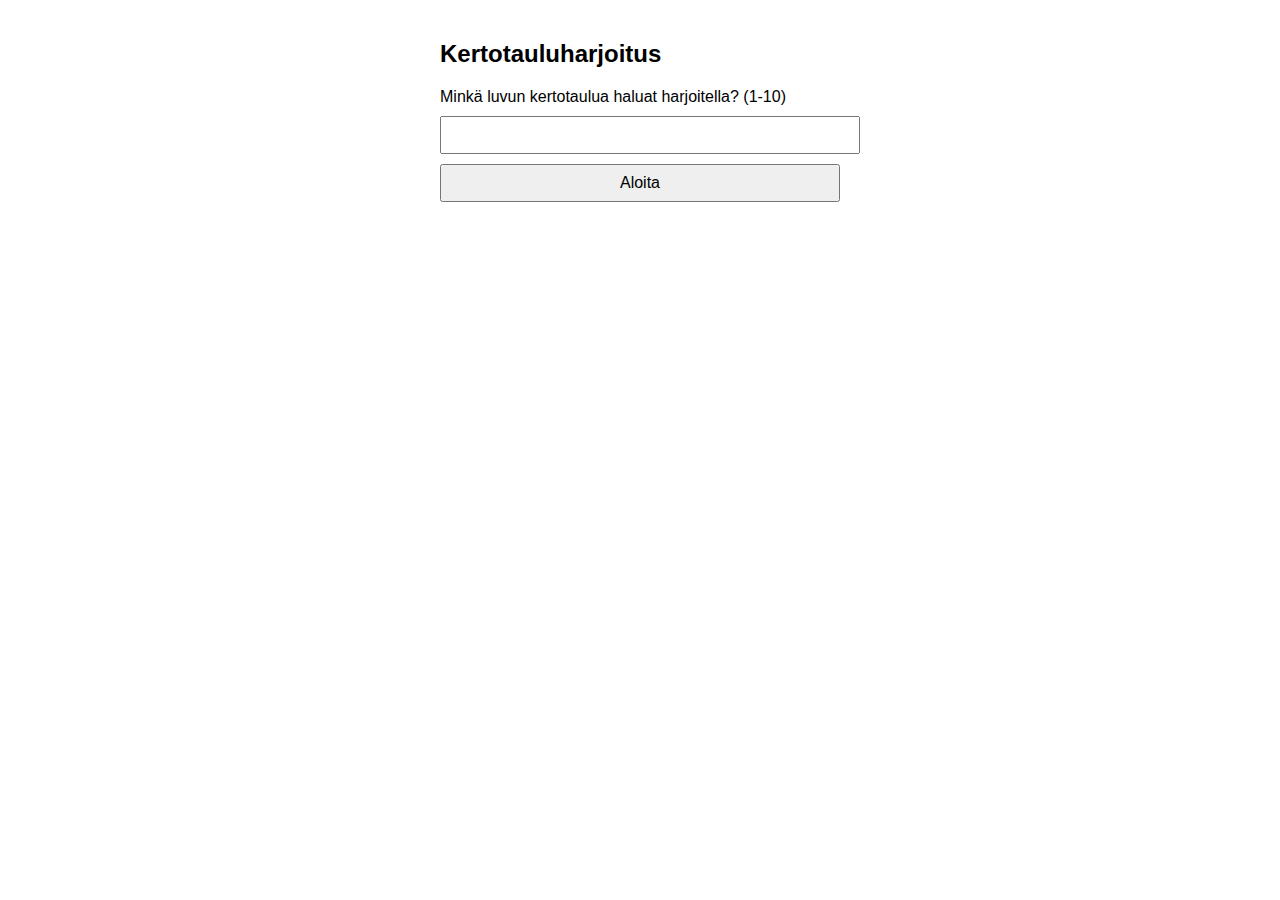
<file: index(4).html>
<!DOCTYPE html>
<html lang="en">
<head>
    <meta charset="UTF-8">
    <meta name="viewport" content="width=device-width, initial-scale=1.0">
    <title>Kertolasku</title>
    <style>
        /* Yleiset tyylit sivulle */
        body {
          font-family: Arial, sans-serif;
          padding: 20px;
          max-width: 400px;
          margin: auto;
        }
        /* Syötekenttien ja painikkeiden ulkoasu */
        input, button {
          margin-top: 10px;
          padding: 8px;
          width: 100%;
          font-size: 16px;
        }
      </style>
</head>
<body>

    <h2>Kertotauluharjoitus</h2>

    <!-- Alkuvalikko -->
  <div id="start">
    <label for="luku">Minkä luvun kertotaulua haluat harjoitella? (1-10)</label>
    <input type="number" id="luku">
    <button onclick="aloitaHarjoitus()">Aloita</button>
  </div>

  <!-- Kysymysalue -->
  <div id="kysymysalue" style="display:none;">
    <p id="kysymys"></p>
    <input type="number" id="vastaus">
    <button onclick="tarkistaVastaus()">Seuraava</button>
  </div>

  <!-- Tulosalue -->
  <div id="tulos" style="display:none;"></div>

  <script>
    // Muuttujat harjoituksessa käytettävälle luvulle, kertoimelle ja oikeiden vastausten laskurille
    let luku = 0;
    let kerroin = 1;
    let oikeat = 0;

    // Funktio, joka käynnistää harjoituksen
    function aloitaHarjoitus() {
        luku = document.getElementById("luku").value;

        // Tarkistetaan, että syötetty arvo on kokonaisluku väliltä 1-10
        if (luku === "" || luku < 1 || luku > 10 || parseInt(luku) != parseFloat(luku)) {
    alert("Syötä positiivinen kokonaisluku väliltä 1-10.");
    return;
  }

  luku = parseInt(luku); // Muutetaan merkkijono kokonaisluvuksi

  // Näytetään kysymysalue ja piilotetaan aloitusvalikko
  document.getElementById("start").style.display = "none";
  document.getElementById("kysymysalue").style.display = "block";

  // Näytetään ensimmäinen kysymys
  naytaKysymys();
}

// Funktio näyttää seuraavan kertolaskun
function naytaKysymys() {
    document.getElementById("kysymys").textContent = kerroin + " x " + luku + " = ?";
    document.getElementById("vastaus").value = ""; // Tyhjennetään vastauskenttä
    document.getElementById("vastaus").focus(); // Siirretään kursori vastauskenttään, jotta on helppo jatkaa
}

// Funktio tarkistaa vastauksen ja siirtyy seuraavaan kysymykseen tai tuloksiin
function tarkistaVastaus() {
    const vastaus = parseInt(document.getElementById("vastaus").value);

    // Tarkistetaan, onko vastaus oikein
      if (vastaus === kerroin * luku) {
        oikeat++; // Lisätään piste oikeasta vastauksesta
      }

      kerroin++; // Siirrytään seuraavaan kertolaskuun

      if (kerroin > 10) {
        // Jos kaikki 10 kysymystä on esitetty, näytetään tulos
        naytaTulos();
      } else {
        // Muuten jatkeaan seuraavaan kysymykseen
        naytaKysymys();
      }
    }

    // Funktio näyttää lopputuloksen
    function naytaTulos() {
        document.getElementById("kysymysalue").style.display = "none"; // Piilotetaan kysymysalue
        const tulos = "Oppiminen on tärkeintä! " + "Sait " + oikeat + " / 10 oikein."; // Luodaan tulosteksti
        document.getElementById("tulos").textContent = tulos; // Aseteaan tulosteksti
        document.getElementById("tulos").style.display = "block"; // Näytetään tulosalue
    }
  </script>
</body>
</html>
</file>
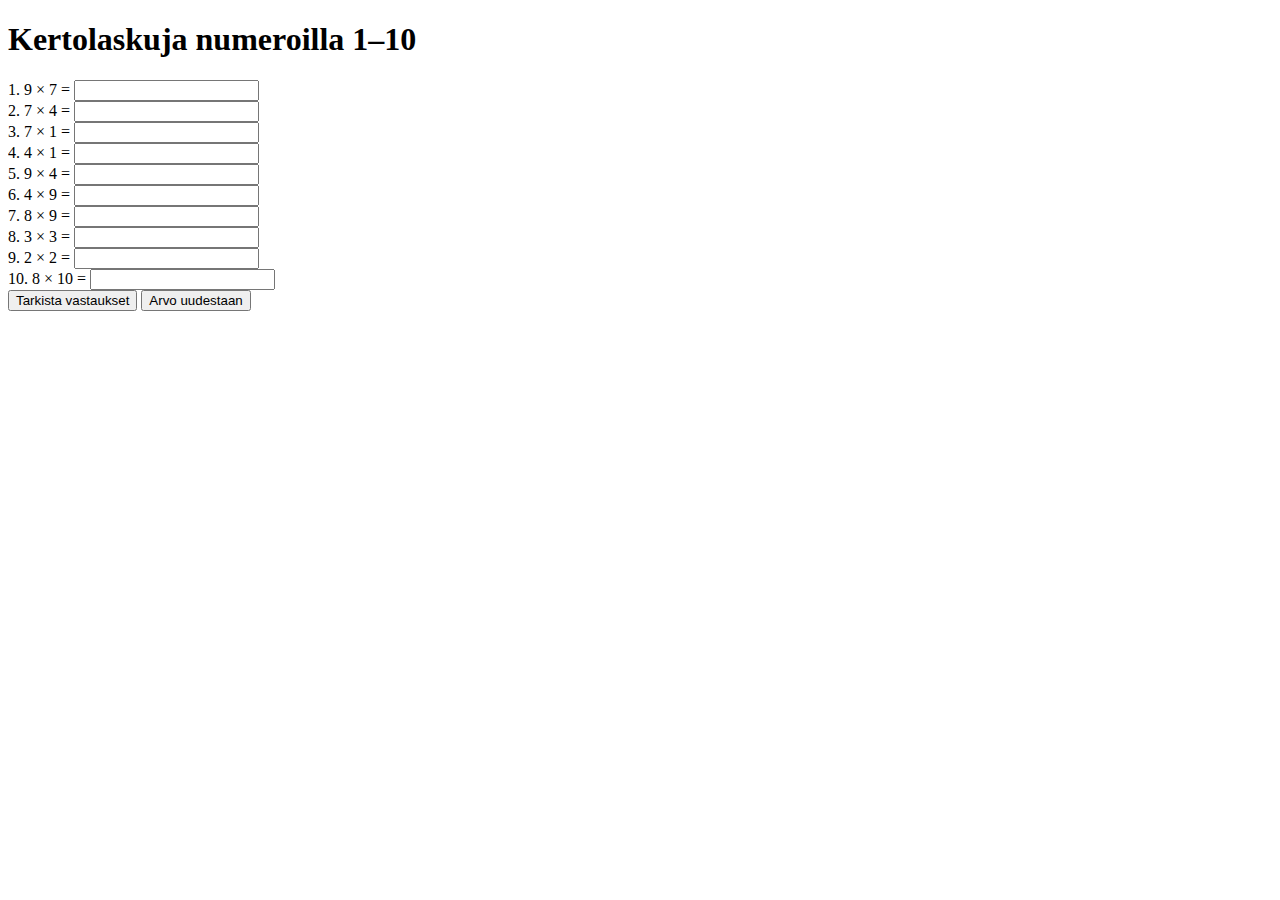
<file: index2.html>
<!DOCTYPE html>
<html lang="fi">
<head>
    <meta charset="UTF-8">
    <meta name="viewport" content="width=device-width, initial-scale=1.0">
    <title>Kertolaskutehtävät</title>
</head>
<body>
    <h1>Kertolaskuja numeroilla 1–10</h1>

    <div id="tasks">
        <div><label id="label0"></label><input type="number" id="answer0"></div>
        <div><label id="label1"></label><input type="number" id="answer1"></div>
        <div><label id="label2"></label><input type="number" id="answer2"></div>
        <div><label id="label3"></label><input type="number" id="answer3"></div>
        <div><label id="label4"></label><input type="number" id="answer4"></div>
        <div><label id="label5"></label><input type="number" id="answer5"></div>
        <div><label id="label6"></label><input type="number" id="answer6"></div>
        <div><label id="label7"></label><input type="number" id="answer7"></div>
        <div><label id="label8"></label><input type="number" id="answer8"></div>
        <div><label id="label9"></label><input type="number" id="answer9"></div>
    </div>

    <button onclick="checkAnswers()">Tarkista vastaukset</button>
    <button onclick="generateTasks()">Arvo uudestaan</button>

    <div id="result"></div>


    <script src="index2.js"></script>
</body>
</html>
</file>
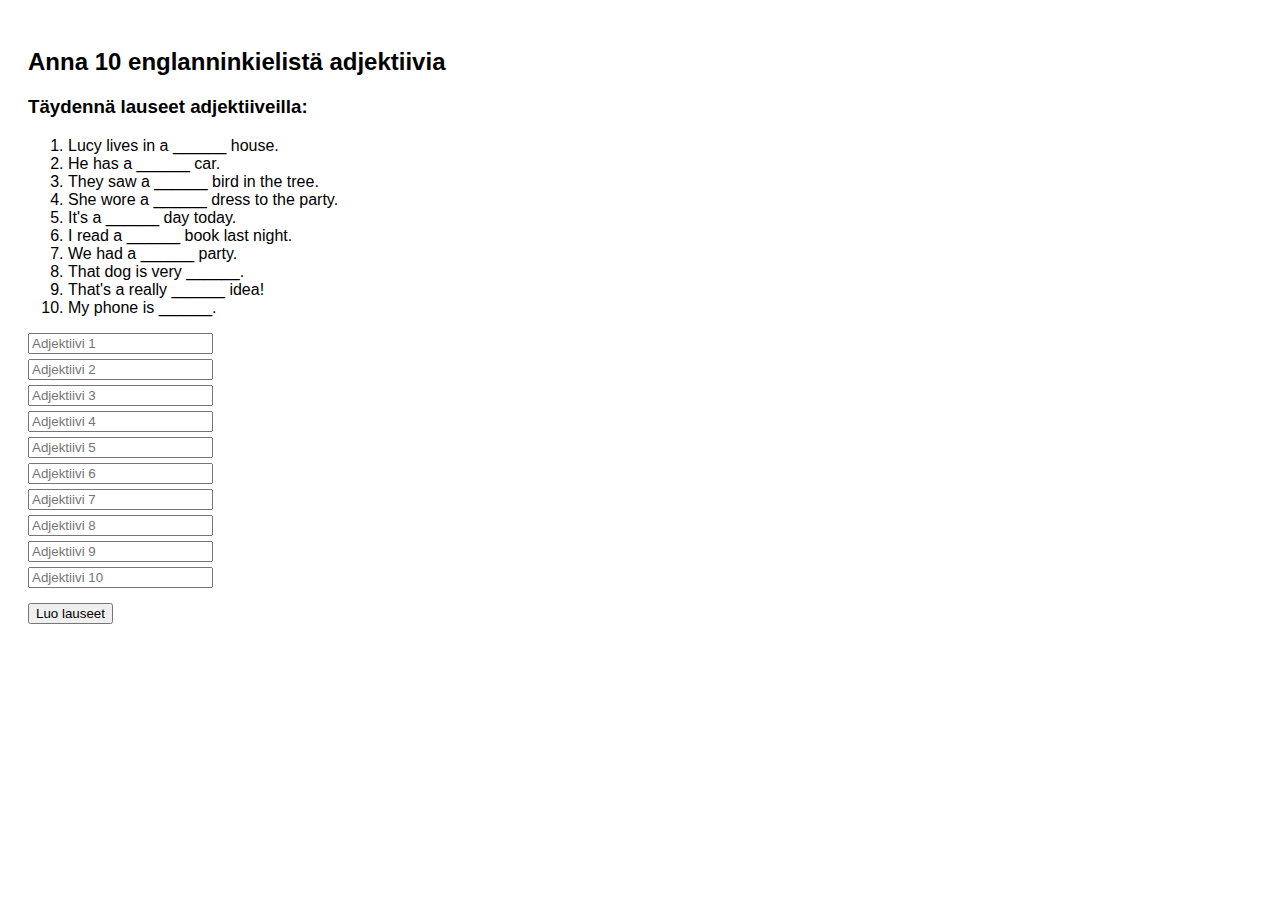
<file: indexV3.html>
<!DOCTYPE html>
<html lang="en">
<head>
  <meta charset="UTF-8">
  <title>Adjektiivilauseet</title>

  <!--Tyylit-->
  <style>
    body {
      font-family: Arial, sans-serif;
      padding: 20px;
      
    }
    
    input {
      margin-bottom: 5px;
      display: block;
    }
    button {
      margin-top: 10px;
    }
    .results {
      margin-top: 20px;
    }
  </style>
  
  <!--Script-->
  <script defer src="javascriptV3.js"></script>
</head>

<!--Runko-->
<body>

  <h2>Anna 10 englanninkielistä adjektiivia</h2>

  <h3>Täydennä lauseet adjektiiveilla:</h3>
  <ol id="exampleSentences"></ol>

  <div id="inputs"></div>

  <button onclick="generateSentences()">Luo lauseet</button>

  <div class="results" id="results"></div>
</body>
</html>
</file>
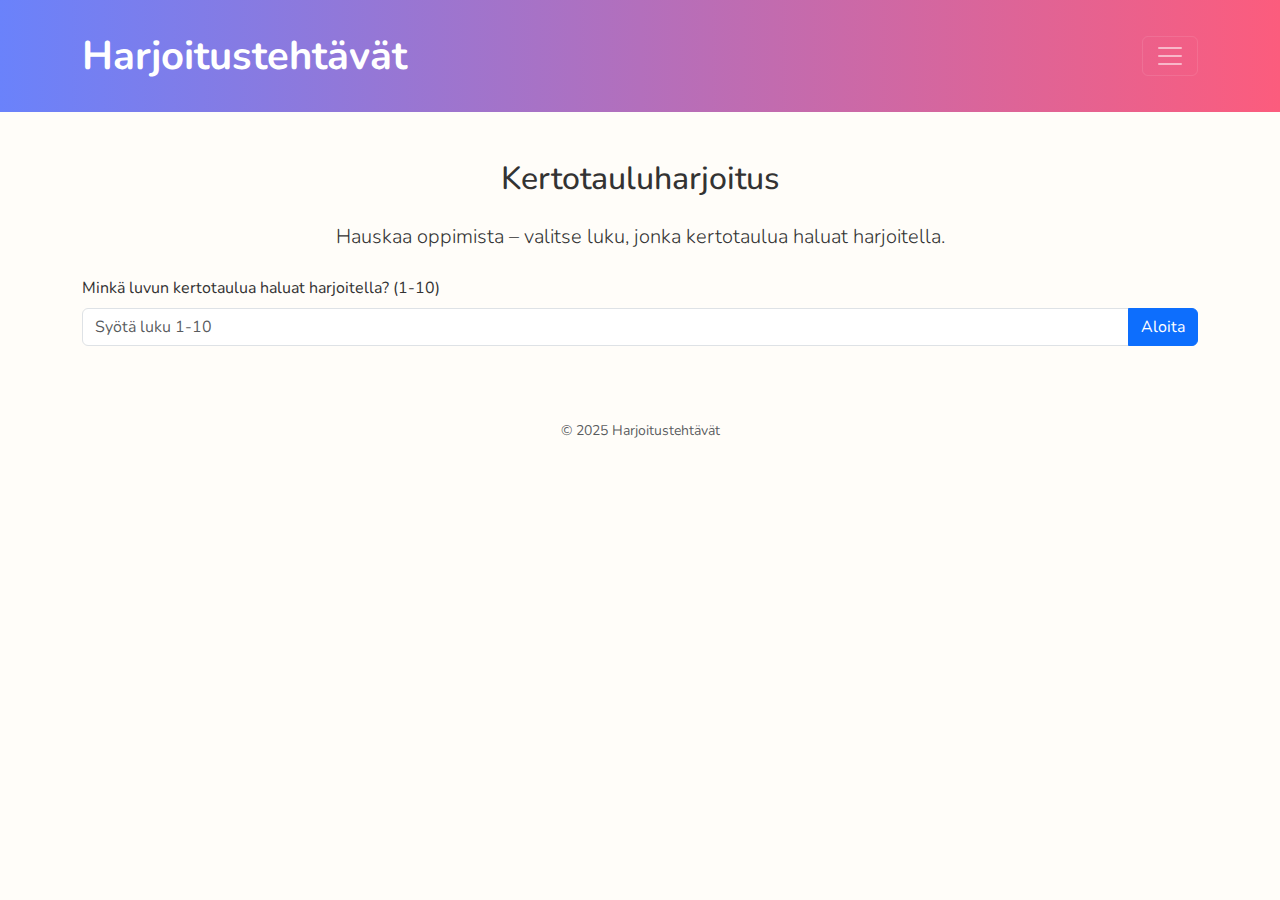
<file: kertolaskut.html>
<!DOCTYPE html>
<html lang="fi">
<head>
  <meta charset="UTF-8" />
  <meta name="viewport" content="width=device-width, initial-scale=1" />
  <title>Kertolaskut - Harjoitustehtävät</title>

  <!-- Google Font -->
  <link href="https://fonts.googleapis.com/css2?family=Nunito:wght@400;700&display=swap" rel="stylesheet" />

  <!-- Bootstrap -->
  <link href="https://cdn.jsdelivr.net/npm/bootstrap@5.3.3/dist/css/bootstrap.min.css" rel="stylesheet" />

  <!-- CSS -->
  <link rel="stylesheet" href="styles.css" />
</head>
<body>

<header class="bg-primary text-white py-4">
  <div class="container">
    <nav class="navbar navbar-dark" role="navigation">
      <div class="container-fluid p-0 d-flex justify-content-between align-items-center">
        <h1 class="mb-0">
          <a href="index.html" class="text-white text-decoration-none">Harjoitustehtävät</a>
        </h1>
        <button class="navbar-toggler" type="button" data-bs-toggle="collapse" data-bs-target="#navbarNavDropdown" aria-controls="navbarNavDropdown" aria-expanded="false" aria-label="Valikko">
          <span class="navbar-toggler-icon"></span>
        </button>
      </div>

      <div class="collapse navbar-collapse" id="navbarNavDropdown">
        <ul class="navbar-nav ms-auto text-center text-lg-end w-100">
          <li class="nav-item"><a class="nav-link" href="index.html">🏠 Etusivu</a></li>
          <li class="nav-item"><span class="nav-category">Englannin tehtävät</span></li>
          <li class="nav-item"><a class="nav-link" href="adjektiivit.html">Adjektiivit</a></li>
          <li class="nav-item"><a class="nav-link active" href="verbit.html">Verbit</a></li>
          <li class="nav-item"><a class="nav-link" href="weather.html">Sää</a></li>
          <li class="nav-item"><span class="nav-category">Matematiikan tehtävät</span></li>
          <li class="nav-item"><a class="nav-link" href="kertolaskut.html">Kertolaskut</a></li>
          <li class="nav-item"><a class="nav-link" href="kertolaskut2.html">Kertolaskut 2</a></li>
          <li class="nav-item"><a class="nav-link" href="laskut.html">Miinuslaskut</a></li>
          <li class="nav-item"><a class="nav-link" href="Yhteenlasku.html">Yhteenlaskut</a></li>
          <li class="nav-item"><span class="nav-category">Bonus-tehtävä</span></li>
          <li class="nav-item"><a class="nav-link" href="kaupungit.html">Kaupungit</a></li>
        </ul>
      </div>
    </nav>
  </div>
</header>



<main class="container my-5">

  <h2 class="mb-4 text-center">Kertotauluharjoitus</h2>

  <p class="lead text-center mb-4">Hauskaa oppimista – valitse luku, jonka kertotaulua haluat harjoitella.</p>

  <section id="start" class="mb-5">
    <label for="luku" class="form-label">Minkä luvun kertotaulua haluat harjoitella? (1-10)</label>
    <div class="input-group">
      <input type="number" class="form-control" id="luku" placeholder="Syötä luku 1-10" min="1" max="10" />
      <button class="btn btn-primary" type="button" onclick="aloitaHarjoitus()">Aloita</button>
    </div>
  </section>

  <section id="kysymysalue" class="mb-5" style="display:none;">
    <p id="kysymys" class="fs-4 text-center mb-3"></p>
    <div class="input-group justify-content-center">
      <input type="number" class="form-control w-auto" id="vastaus" placeholder="Vastauksesi" />
      <button class="btn btn-success" type="button" onclick="tarkistaVastaus()">Seuraava</button>
    </div>
  </section>

  <section id="tulos" class="alert alert-info text-center fs-5" style="display:none;"></section>

</main>

<footer class="text-center text-muted py-4">
  <small>&copy; 2025 Harjoitustehtävät</small>
</footer>

<!-- Bootstrap JS -->
<script src="https://cdn.jsdelivr.net/npm/bootstrap@5.3.3/dist/js/bootstrap.bundle.min.js"></script>

<script>
  let luku = 0;
  let kerroin = 1;
  let oikeat = 0;

  function aloitaHarjoitus() {
    luku = document.getElementById("luku").value;

    if (luku === "" || luku < 1 || luku > 10 || parseInt(luku) != parseFloat(luku)) {
      alert("Syötä positiivinen kokonaisluku väliltä 1-10.");
      return;
    }

    luku = parseInt(luku);
    oikeat = 0;
    kerroin = 1;

    document.getElementById("start").style.display = "none";
    document.getElementById("kysymysalue").style.display = "block";
    document.getElementById("tulos").style.display = "none";

    naytaKysymys();
  }

  function naytaKysymys() {
    document.getElementById("kysymys").textContent = `${kerroin} x ${luku} = ?`;
    document.getElementById("vastaus").value = "";
    document.getElementById("vastaus").focus();
  }

  function tarkistaVastaus() {
    const vastaus = parseInt(document.getElementById("vastaus").value);
    if (vastaus === kerroin * luku) oikeat++;
    kerroin++;
    if (kerroin > 10) {
      naytaTulos();
    } else {
      naytaKysymys();
    }
  }

  function naytaTulos() {
    document.getElementById("kysymysalue").style.display = "none";
    document.getElementById("tulos").textContent = `Oppiminen on tärkeintä! Sait ${oikeat} / 10 oikein.`;
    document.getElementById("tulos").style.display = "block";
  }
</script>

</body>
</html>
</file>
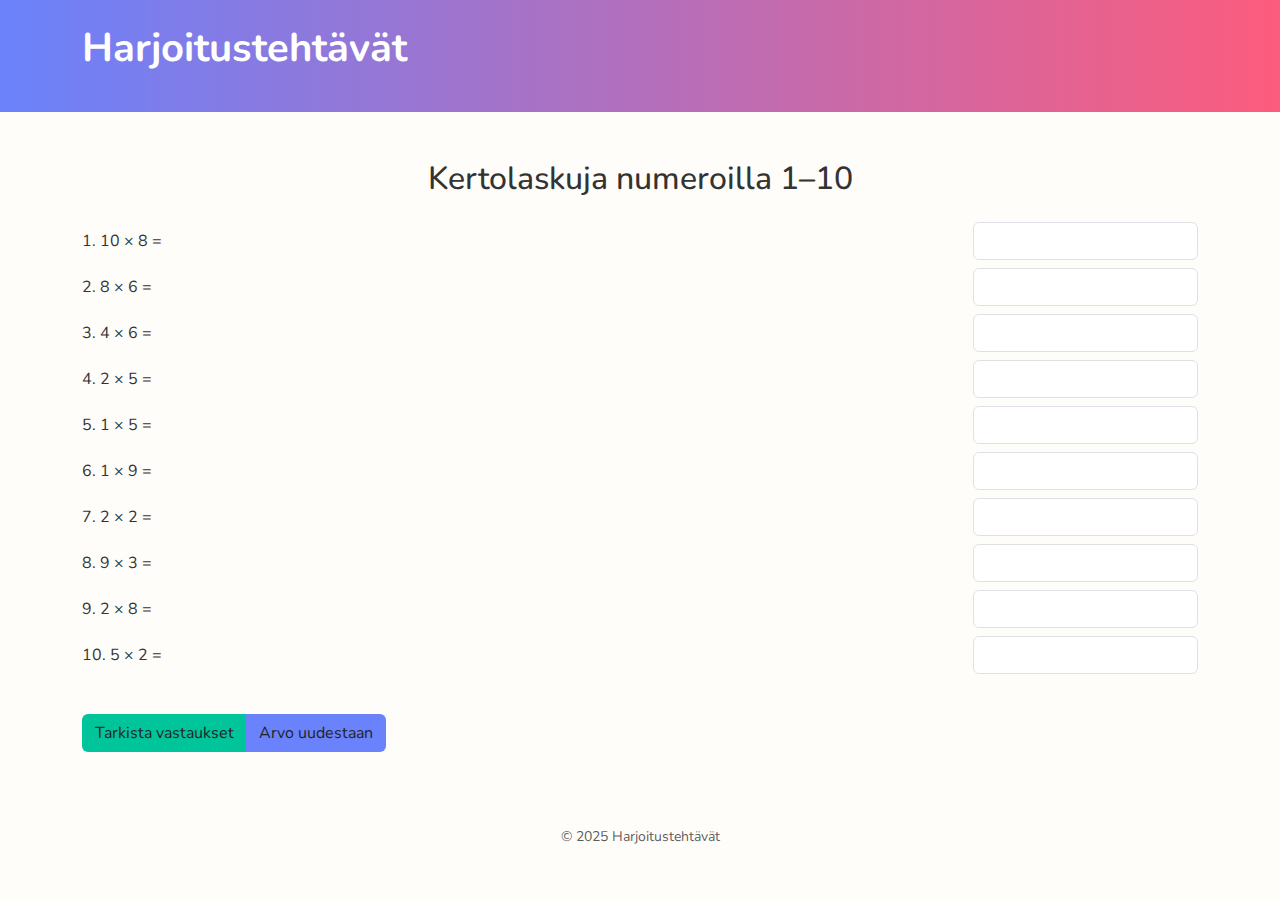
<file: kertolaskut2.html>
<!DOCTYPE html>
<html lang="fi">
<head>
  <meta charset="UTF-8" />
  <meta name="viewport" content="width=device-width, initial-scale=1" />
  <title>Kertolaskut - Harjoitustehtävät</title>

  <!-- Google Font -->
  <link href="https://fonts.googleapis.com/css2?family=Nunito:wght@400;700&display=swap" rel="stylesheet" />

  <!-- Bootstrap CSS -->
  <link href="https://cdn.jsdelivr.net/npm/bootstrap@5.3.3/dist/css/bootstrap.min.css" rel="stylesheet" />

  <!-- Custom CSS -->
  <link rel="stylesheet" href="styles.css" />
</head>
<body>

<header class="bg-primary text-white py-4">
<div class="container">
  <div class="d-flex justify-content-between align-items-center">
    <h1 class="mb-0">
      <a href="index.html" class="text-white text-decoration-none">Harjoitustehtävät</a>
    </h1>
    <button class="navbar-toggler" type="button" data-bs-toggle="collapse" data-bs-target="#navbarNavDropdown" aria-controls="navbarNavDropdown" aria-expanded="false" aria-label="Valikko">
      <span class="navbar-toggler-icon"></span>
    </button>
  </div>
</div>

    <nav class="navbar navbar-dark mt-3 mt-lg-0">
      <div class="container-fluid p-0">
        <div class="collapse navbar-collapse justify-content-end" id="navbarNavDropdown">
          <ul class="navbar-nav text-center text-lg-end w-100">
            <li class="nav-item"><a class="nav-link" href="index.html">🏠 Etusivu</a></li>
            <li>Englannin kielen tehtävät</li>
            <li class="nav-item"><a class="nav-link" href="adjektiivit.html">Adjektiivit</a></li>
            <li class="nav-item"><a class="nav-link" href="verbit.html">Verbit</a></li>
            <li class="nav-item"><a class="nav-link" href="weather.html">Sää</a></li>
            <li>Matematiikan tehtävät</li>
            <li class="nav-item"><a class="nav-link" href="kertolaskut.html">Kertolaskut</a></li>
            <li class="nav-item"><a class="nav-link active" href="kertolaskut2.html">Kertolaskut 2</a></li>
            <li class="nav-item"><a class="nav-link" href="laskut.html">Miinuslaskut</a></li>
            <li class="nav-item"><a class="nav-link" href="Yhteenlasku.html">Yhteenlaskut</a></li>
            <li>Bonus-tehtävä</li>
            <li class="nav-item"><a class="nav-link" href="kaupungit.html">Kaupungit</a></li>
          </ul>
        </div>
      </div>
    </nav>
  </div>
</header>

<main class="container my-5">

  <h2 class="mb-4 text-center">Kertolaskuja numeroilla 1–10</h2>

  <div class="task-box">
    <div id="tasks" class="mb-3">
      <!-- Tasks generated dynamically by JavaScript -->
      <div class="task-item d-flex align-items-center mb-2">
        <label id="label0" class="flex-grow-1"></label>
        <input type="number" id="answer0" class="form-control ms-3 w-auto" />
      </div>
      <div class="task-item d-flex align-items-center mb-2">
        <label id="label1" class="flex-grow-1"></label>
        <input type="number" id="answer1" class="form-control ms-3 w-auto" />
      </div>
      <div class="task-item d-flex align-items-center mb-2">
        <label id="label2" class="flex-grow-1"></label>
        <input type="number" id="answer2" class="form-control ms-3 w-auto" />
      </div>
      <div class="task-item d-flex align-items-center mb-2">
        <label id="label3" class="flex-grow-1"></label>
        <input type="number" id="answer3" class="form-control ms-3 w-auto" />
      </div>
      <div class="task-item d-flex align-items-center mb-2">
        <label id="label4" class="flex-grow-1"></label>
        <input type="number" id="answer4" class="form-control ms-3 w-auto" />
      </div>
      <div class="task-item d-flex align-items-center mb-2">
        <label id="label5" class="flex-grow-1"></label>
        <input type="number" id="answer5" class="form-control ms-3 w-auto" />
      </div>
      <div class="task-item d-flex align-items-center mb-2">
        <label id="label6" class="flex-grow-1"></label>
        <input type="number" id="answer6" class="form-control ms-3 w-auto" />
      </div>
      <div class="task-item d-flex align-items-center mb-2">
        <label id="label7" class="flex-grow-1"></label>
        <input type="number" id="answer7" class="form-control ms-3 w-auto" />
      </div>
      <div class="task-item d-flex align-items-center mb-2">
        <label id="label8" class="flex-grow-1"></label>
        <input type="number" id="answer8" class="form-control ms-3 w-auto" />
      </div>
      <div class="task-item d-flex align-items-center mb-2">
        <label id="label9" class="flex-grow-1"></label>
        <input type="number" id="answer9" class="form-control ms-3 w-auto" />
      </div>
    </div>

    <div class="btn-group mt-4">
      <button class="btn btn-green" onclick="checkAnswers()">Tarkista vastaukset</button>
      <button class="btn btn-blue" onclick="generateTasks()">Arvo uudestaan</button>
    </div>

    <div id="result" class="mt-3"></div>
  </div>

</main>

<footer class="text-center text-muted py-4">
  <small>&copy; 2025 Harjoitustehtävät</small>
</footer>

<!-- Bootstrap JS -->
<script src="https://cdn.jsdelivr.net/npm/bootstrap@5.3.3/dist/js/bootstrap.bundle.min.js"></script>

<!-- Your JS -->
<script src="index2.js"></script>

</body>
</html>
</file>
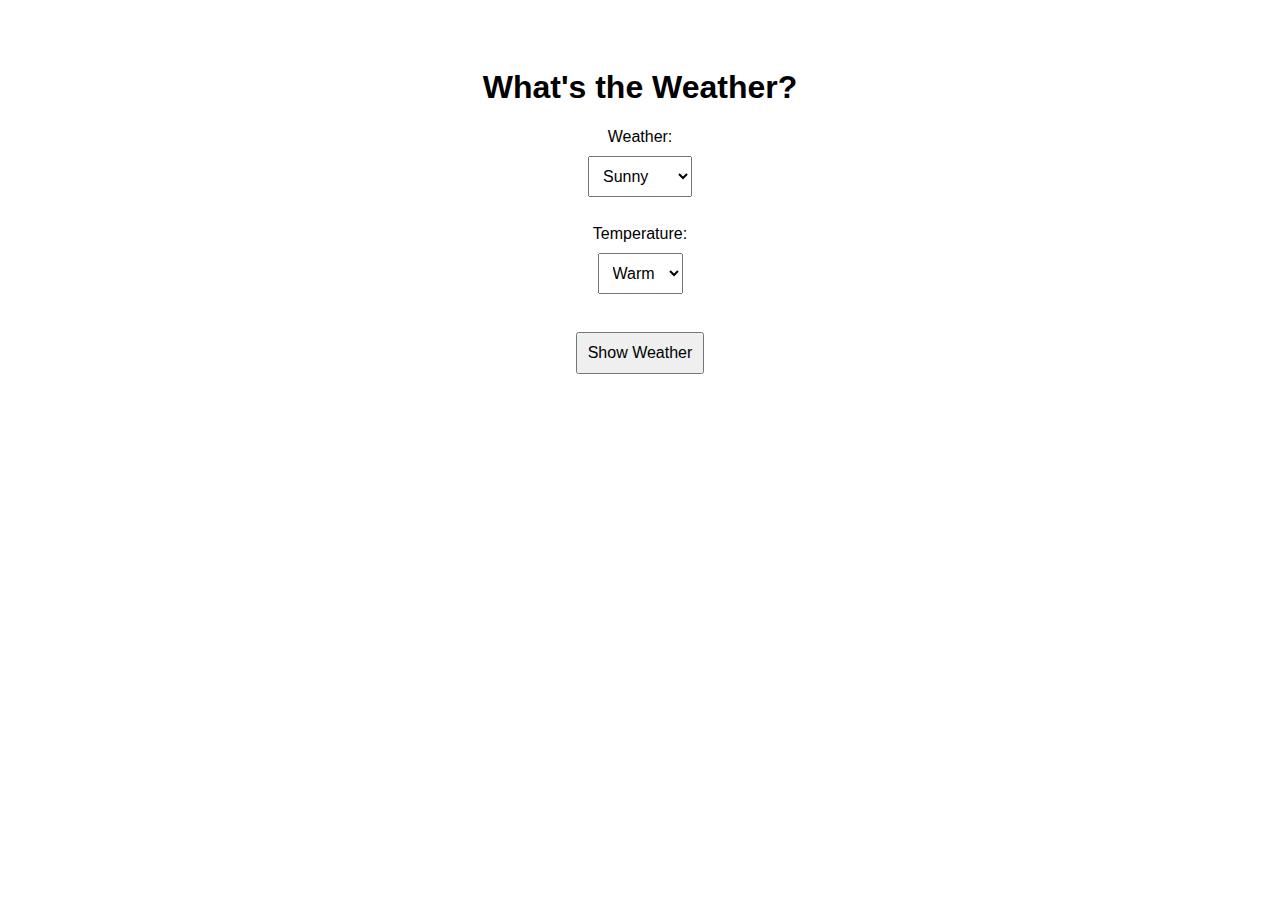
<file: ohjelmistokehitys ryhmätyö.html>
<!DOCTYPE html>
<html lang="en">
<head>
  <meta charset="UTF-8">
  <title>Weather</title>
  <style>
    body {
      font-family: Arial, sans-serif;
      text-align: center;
      transition: background-color 0.5s;
      padding: 40px;
    }

    form {
      margin-bottom: 30px;
    }

    select, button {
      padding: 10px;
      margin: 10px;
      font-size: 16px;
    }

    #result {
      font-size: 24px;
      margin-top: 20px;
    }

    #emoji {
      font-size: 80px;
      margin-bottom: 10px;
    }
  </style>
</head>
<body>

  <h1>What's the Weather?</h1>

  <form id="weatherForm">
    <label for="weather">Weather:</label><br>
    <select id="weather">
      <option value="sunny">Sunny</option>
      <option value="raining">Raining</option>
      <option value="cloudy">Cloudy</option>
      <option value="snowing">Snowing</option>
    </select><br><br>

    <label for="temperature">Temperature:</label><br>
    <select id="temperature">
      <option value="warm">Warm</option>
      <option value="cold">Cold</option>
      <option value="hot">Hot</option>
    </select><br><br>

    <button type="submit">Show Weather</button>
  </form>

  <div id="result">
    <div id="emoji"></div>
    <div id="weatherText"></div>
  </div>

  <script>
    const form = document.getElementById('weatherForm');
    const emojiDiv = document.getElementById('emoji');
    const weatherTextDiv = document.getElementById('weatherText');

    form.addEventListener('submit', function(event) {
      event.preventDefault();

      const weather = document.getElementById('weather').value;
      const temperature = document.getElementById('temperature').value;

      let emoji = '❓';
      let bgColor = '#dddddd';

      if (weather === 'sunny') {
        emoji = '☀️';
        bgColor = '#ffe066';
      } else if (weather === 'raining') {
        emoji = '🌧️';
        bgColor = '#a2d2ff';
      } else if (weather === 'cloudy') {
        emoji = '☁️';
        bgColor = '#d3d3d3';
      } else if (weather === 'snowing') {
        emoji = '❄️';
        bgColor = '#e0f7fa';
      }

      document.body.style.backgroundColor = bgColor;
      emojiDiv.textContent = emoji;
      weatherTextDiv.textContent = `It is ${weather} and ${temperature}.`;
    });
  </script>

</body>
</html>
</file>
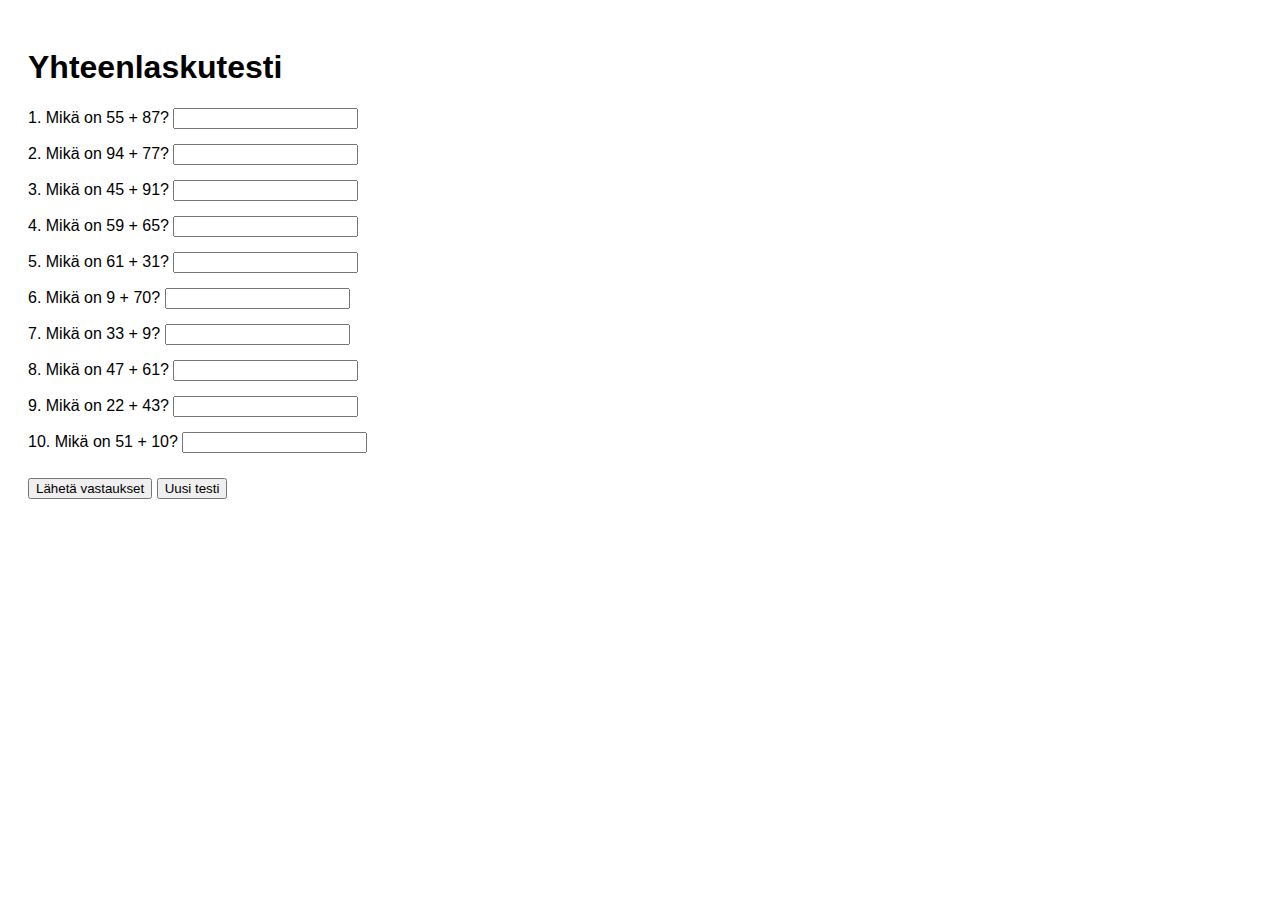
<file: projetktioskarjasaku.html>
<!DOCTYPE html>
<html lang="fi">
<head>
  <meta charset="UTF-8" />
  <title>Yhteenlaskutesti</title>
  <style>
    /* Yleiset tyylit sivulle: elementtien erotteluun ollaan lisätty väliä että ne eivät ole toistensa päällä. Määritettiin fontti */
    body {
      font-family: Arial, sans-serif;
      padding: 20px;
    }

    .question {
      margin-bottom: 15px; 
    }

    .result {
      font-weight: bold;
      margin-top: 20px; 
    }

    button {
      margin-top: 10px; 
    }
  </style>
</head>
<body>

  <h1>Yhteenlaskutesti</h1>

  
  <div id="quiz"></div>

  <!-- Nappula millä lähetetään vastaukset ja painamalla toista nappia testin voi tehdä uusiksi -->
  <button onclick="submitAnswers()">Lähetä vastaukset</button>
  <button onclick="location.reload()">Uusi testi</button>

  <!-- Tänne näytetään lopputulos kautta kuinka monta 10:stä sait oikein -->
  <div id="result" class="result"></div>

  <script>
    const numQuestions = 10;  // Kysymysten määrä
    const questions = [];     // Tallennetaan jokainen kysymys tähän taulukkoon

    // Palauttaa satunnaisen kokonaisluvun väliltä min, max mathrandpmilla.
    function getRandomInt(min, max) {
      return Math.floor(Math.random() * (max - min + 1)) + min;
    }

    // Luo kysymykset ja lisää ne sivulle
    function createQuiz() {
      const quizContainer = document.getElementById("quiz");
      quizContainer.innerHTML = ""; // Tyhjennetään edellinen sisältö ja arpoo uudet laskettavat luvut testiin jotta testin voi tehdä uudestaan

      for (let i = 0; i < numQuestions; i++) {
        const a = getRandomInt(1, 100); // Ensimmäinen luku arpoo 1-100
        const b = getRandomInt(1, 100); // Toinen luku arpoo 1-100

        // Tallennetaan tiedot taulukkoon suoraan indeksillä
        questions[i] = {
          a: a,
          b: b,
          answer: a + b
        };

        // Luodaan käyttäjälle kysymykset
        const div = document.createElement("div");
        div.className = "question";
        div.innerHTML = `
          ${i + 1}. Mikä on ${a} + ${b}?
          <input type="number" id="answer-${i}" />
        `;

        quizContainer.appendChild(div); 
      }
    }

    // Tarkistetaan käyttäjän vastaukset
    function submitAnswers() {
      let correct = 0; // Lasketaan oikeiden vastausten määrä niitä voi olla maksimissaan kymmenen

      for (let i = 0; i < numQuestions; i++) {
        const input = document.getElementById(`answer-${i}`);
        const userAnswer = parseInt(input.value, 10);

        // Tarkistetaan, onko vastaus oikein 
        if (userAnswer === questions[i].answer) {
          correct++;
        }
      }

      // Näytetään lopputulos
      document.getElementById("result").textContent = `Sait ${correct} / ${numQuestions} oikein.`;
    }

    // Kun sivu latautuu, luodaan heti kysymykset
    createQuiz();
  </script>
<!--Lähteet: W3schools, Viope, kurssidiat, debuggaukseen käytettiin tekoälyä-->
</body>
</html>
</file>
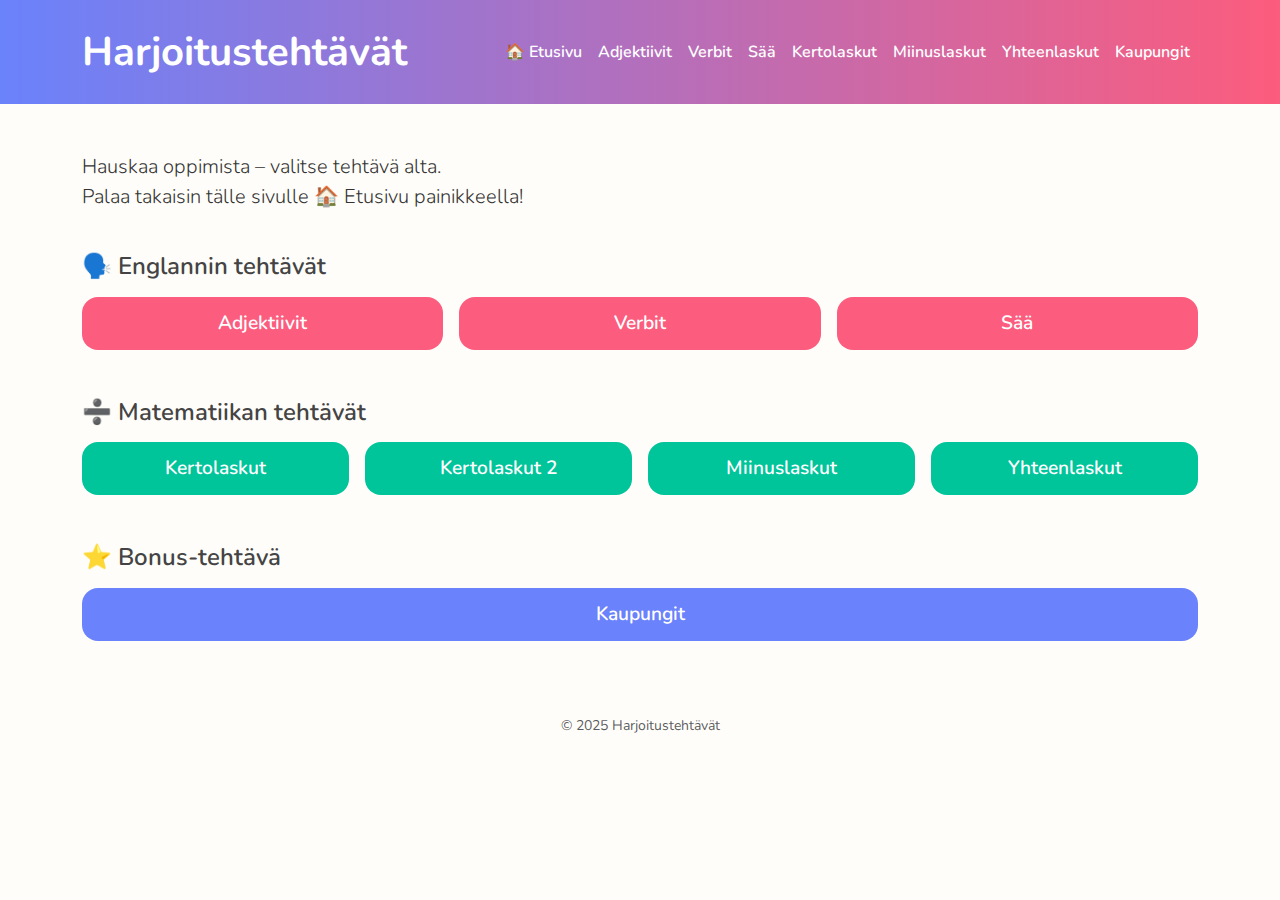
<file: testi.html>
<!DOCTYPE html>
<html lang="fi">
<head>
  <meta charset="UTF-8" />
  <meta name="viewport" content="width=device-width, initial-scale=1" />
  <title>Harjoitustehtävät</title>

  <!-- Google Font for friendly appearance -->
  <link href="https://fonts.googleapis.com/css2?family=Nunito:wght@400;700&display=swap" rel="stylesheet">

  <!-- Bootstrap -->
  <link href="https://cdn.jsdelivr.net/npm/bootstrap@5.3.3/dist/css/bootstrap.min.css" rel="stylesheet" />

  <!-- Custom CSS -->
  <link rel="stylesheet" href="styles.css" />
</head>
<body>

 <header class="bg-primary text-white text-center py-4">
  <div class="container d-flex justify-content-between align-items-center flex-wrap">
    <h1 class="mb-0">Harjoitustehtävät</h1>
    
    <!-- Hamburger Navbar -->
    <nav class="navbar navbar-expand-lg navbar-dark">
      <div class="container-fluid p-0">
        <button class="navbar-toggler ms-3" type="button" data-bs-toggle="collapse" data-bs-target="#navbarNavDropdown" aria-controls="navbarNavDropdown" aria-expanded="false" aria-label="Valikko">
          <span class="navbar-toggler-icon"></span>
        </button>
        <div class="collapse navbar-collapse text-center" id="navbarNavDropdown">
          <ul class="navbar-nav ms-auto">
            <li class="nav-item"><a class="nav-link" href="index.html">🏠 Etusivu</a></li>
            <li class="nav-item"><a class="nav-link" href="adjektiivit.html">Adjektiivit</a></li>
            <li class="nav-item"><a class="nav-link" href="verbit.html">Verbit</a></li>
            <li class="nav-item"><a class="nav-link" href="weather.html">Sää</a></li>
            <li class="nav-item"><a class="nav-link" href="kertolaskut.html">Kertolaskut</a></li>
            <li class="nav-item"><a class="nav-link" href="laskut.html">Miinuslaskut</a></li>
            <li class="nav-item"><a class="nav-link" href="Yhteenlasku.html">Yhteenlaskut</a></li>
            <li class="nav-item"><a class="nav-link" href="kaupungit.html">Kaupungit</a></li>
          </ul>
        </div>
      </div>
    </nav>
  </div>
</header>

  
  <main class="container my-5">
    <p class="lead mt-2">Hauskaa oppimista – valitse tehtävä alta. <br> Palaa takaisin tälle sivulle 🏠 Etusivu painikkeella! </p> <br>

    <section class="mb-5">
      <h2 class="section-title">🗣️ Englannin tehtävät</h2>
      <div class="d-grid gap-3">
        <a href="adjektiivit.html" class="btn btn-category btn-pink">Adjektiivit</a>
        <a href="verbit.html" class="btn btn-category btn-pink">Verbit</a>
        <a href="weather.html" class="btn btn-category btn-pink">Sää</a>
      </div>
    </section>

    <section class="mb-5">
      <h2 class="section-title">➗ Matematiikan tehtävät</h2>
      <div class="d-grid gap-3">
        <a href="kertolaskut.html" class="btn btn-category btn-green">Kertolaskut</a>
        <a href="kertolaskut2.html" class="btn btn-category btn-green">Kertolaskut 2</a>
        <a href="laskut.html" class="btn btn-category btn-green">Miinuslaskut</a>
        <a href="Yhteenlasku.html" class="btn btn-category btn-green">Yhteenlaskut</a>
      </div>
    </section>

    <section class="mb-5">
      <h2 class="section-title">⭐ Bonus-tehtävä</h2>
      <div class="d-grid gap-3">
        <a href="kaupungit.html" class="btn btn-category btn-blue">Kaupungit</a>
      </div>
    </section>

  </main>

  <footer class="text-center text-muted py-4">
    <small>&copy; 2025 Harjoitustehtävät</small>
  </footer>

  <!-- Bootstrap JS -->
  <script src="https://cdn.jsdelivr.net/npm/bootstrap@5.3.3/dist/js/bootstrap.bundle.min.js"></script>
</body>
</html>
</file>
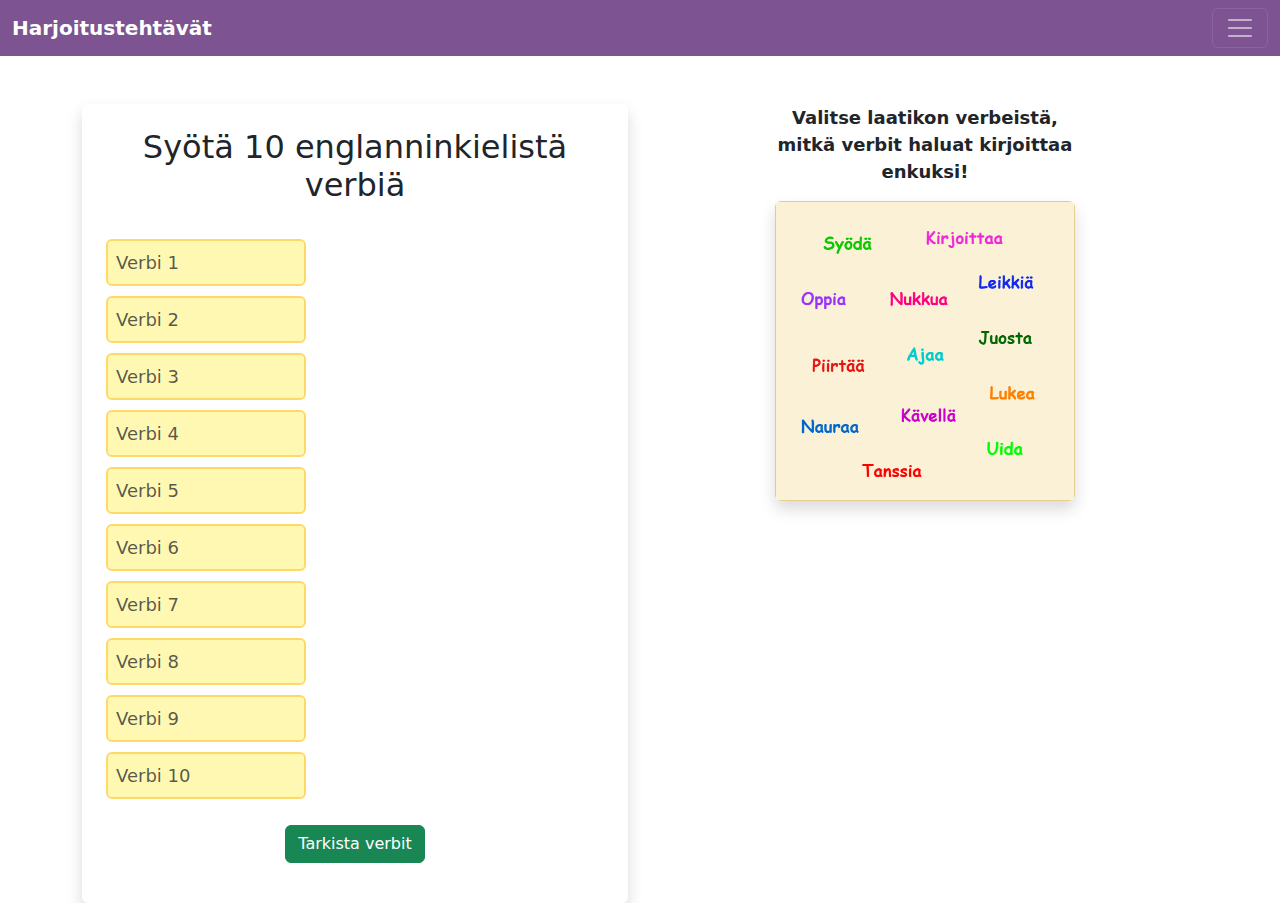
<file: verbit.html>
<!DOCTYPE html>
<html lang="fi">

<head>
    <meta charset="UTF-8" />
    <meta name="viewport" content="width=device-width, initial-scale=1.0" />
    <link rel="stylesheet" href="projektiryhmaetyyli.css">
    <link href="https://fonts.googleapis.com/css2?family=Comic+Neue:wght@700&display=swap" rel="stylesheet">
    <title>Verbikone</title>
    <link rel="stylesheet" href="style.css" />
      <!-- Bootstrap CSS -->
      <link href="https://cdn.jsdelivr.net/npm/bootstrap@5.3.3/dist/css/bootstrap.min.css" rel="stylesheet" />
</head>

<body>
      <nav class="navbar navbar-dark sticky-top">
         <div class="container-fluid">
            <a class="navbar-brand" href="index.html">Harjoitustehtävät</a>
            <button class="navbar-toggler" type="button" data-bs-toggle="collapse" data-bs-target="#navbarNav" aria-controls="navbarNav" aria-expanded="false" aria-label="Valikko">
               <span class="navbar-toggler-icon"></span>
            </button>
      <div class="collapse navbar-collapse" id="navbarNav">
        <ul class="navbar-nav ms-auto">
          <li class="nav-item"><a class="nav-link" href="index.html">Etusivu</a></li>
          <li>Englannin kielen tehtävät</li>
          <li class="nav-item"><a class="nav-link" href="adjektiivit.html">Adjektiivit</a></li>
          <li class="nav-item"><a class="nav-link" href="verbit.html">Verbit</a></li>
          <li class="nav-item"><a class="nav-link" href="weather.html">Sää</a></li>
          <li>Matematiikan tehtävät</li>
          <li class="nav-item"><a class="nav-link" href="kertolaskut.html">Kertolaskut</a></li>
          <li class="nav-item"><a class="nav-link" href="kertolaskut2.html">Kertolaskut 2</a></li>
          <li class="nav-item"><a class="nav-link" href="laskut.html">Miinuslaskut</a></li>
          <li class="nav-item"><a class="nav-link" href="Yhteenlasku.html">Yhteenlaskut</a></li>
          <li>Bonus-tehtävä</li>
          <li class="nav-item"><a class="nav-link" href="kaupungit.html">Kaupungit</a></li>
          
        </ul>
      </div>
         </div>
      </nav>
      
<div class="container mt-5">
  <div class="row">
    <!-- Isossa näytössä oikeella, mobiilissa ylhäällä -->
    <div class="col-md-6 order-1 order-md-2 d-flex align-items-start justify-content-center mb-4 mb-md-0">
      <div class="verbiesimerkit text-center">
        <p class="fw-bold">Valitse laatikon verbeistä, mitkä verbit haluat kirjoittaa enkuksi!</p>
        <img src="verbit.png" alt="Esimerkkiverbit" class="img-fluid rounded shadow" style="max-width: 100%;">
      </div>
    </div>

    <div class="col-md-6 order-2 order-md-1">
      <form class="bg-white p-4 rounded shadow">
        <h2 class="mb-4">Syötä 10 englanninkielistä verbiä</h2>
        <div class="row">
          <div class="col-12"><input type="text" id="verbi1" class="form-control" placeholder="Verbi 1"></div>
          <div class="col-12"><input type="text" id="verbi2" class="form-control" placeholder="Verbi 2"></div>
          <div class="col-12"><input type="text" id="verbi3" class="form-control" placeholder="Verbi 3"></div>
          <div class="col-12"><input type="text" id="verbi4" class="form-control" placeholder="Verbi 4"></div>
          <div class="col-12"><input type="text" id="verbi5" class="form-control" placeholder="Verbi 5"></div>
          <div class="col-12"><input type="text" id="verbi6" class="form-control" placeholder="Verbi 6"></div>
          <div class="col-12"><input type="text" id="verbi7" class="form-control" placeholder="Verbi 7"></div>
          <div class="col-12"><input type="text" id="verbi8" class="form-control" placeholder="Verbi 8"></div>
          <div class="col-12"><input type="text" id="verbi9" class="form-control" placeholder="Verbi 9"></div>
          <div class="col-12"><input type="text" id="verbi10" class="form-control" placeholder="Verbi 10"></div>
        </div>
        <button type="button" class="btn btn-success mt-3" onclick="tarkistaVerbit()">Tarkista verbit</button>
        <p id="message" class="mt-2 fw-bold text-success"></p>
      </form>
    </div>
  </div>
</div>




    </div>
    

    


    <script src="projektiryhmae.js"></script>
    <!-- Bootstrap JS -->
      <script src="https://cdn.jsdelivr.net/npm/bootstrap@5.3.3/dist/js/bootstrap.bundle.min.js"></script>
</body>

</html>
</file>
<file: styles.css>
/* General */
body {
  font-family: 'Nunito', sans-serif;
  background-color: #fffdf9;
  color: #333;
}

/* Header */
header {
  background: linear-gradient(90deg, #6a82fb, #fc5c7d);
}

/* Headings */
h1 {
  font-size: 2.5rem;
  font-weight: 700;
}

.section-title {
  font-size: 1.5rem;
  margin-bottom: 1rem;
  font-weight: 600;
  color: #444;
}

/* Button */
.btn-category {
  font-size: 1.2rem;
  padding: 0.75rem;
  border-radius: 1rem;
  font-weight: 600;
  color: white;
  border: none;
  transition: filter 0.2s ease, transform 0.2s ease;
}

.btn-pink {
  background-color: #fc5c7d;
}

.btn-green {
  background-color: #00c49a;
}

.btn-blue {
  background-color: #6a82fb;
}

.btn-category:hover {
  filter: brightness(1.1);
  transform: scale(1.02);
}

/* Navigation */
.custom-nav {
  background-color: #f2f6ff;
  border-bottom: 2px solid #dbe2ef;
  padding: 0.75rem 0;
}

.custom-nav .nav-link {
  color: #333;
  font-weight: 600;
  text-decoration: none;
  padding: 0.5rem 1rem;
  border-radius: 8px;
  transition: background-color 0.2s ease;
}

.custom-nav .nav-link:hover {
  background-color: #e1eaff;
}

.nav-category {
  display: block;
  font-weight: 600;
  font-size: 0.9rem;
  text-transform: uppercase;
  margin-top: 1.5rem;
  letter-spacing: 0.05em;
}

/* Bootstrap navbar */
.navbar-nav .nav-link {
  font-weight: 600;
  padding: 0.5rem 1rem;
  color: white;
  transition: color 0.2s ease, text-decoration 0.2s ease;
}

.navbar-nav .nav-link:hover {
  color: #ffe;
  text-decoration: underline;
}

/* Weather heading */
.weather {
  font-size: 2rem;
}

#inputs input {
  margin-bottom: 0.5rem;
  display: block;
}

/* Responsive layout */
@media (min-width: 768px) {
  .d-grid {
    display: grid !important;
    grid-template-columns: repeat(auto-fit, minmax(220px, 1fr));
  }
}
</file>
<file: projektiryhmaetyyli.css>
@import url('https://fonts.googleapis.com/css2?family=Comic+Neue:wght@700&display=swap');

label {
    display: inline-block;
    width: 150px; 
    font-size: 18px; 
}

input[type="text"] {
    width: 200px;
    background-color: #fff8b3;
    border: 2px solid #ffd966;
    margin-bottom: 10px;
    font-size: 18px; 
    padding: 8px; 
    border-radius: 6px;
}

p {
    margin: 15px 0; 
    font-size: 18px; 
}

body {
    background-color: rgb(179, 221, 235);
    font-family: 'Poppins', sans-serif;
    margin: 20px; 
    padding: 10px; 
}

h1 {
    font-family: 'Comic Neue', cursive;
    font-size: 55px;
    color: #ff6f61;
    text-align: center;
    margin-bottom: 30px;
    padding-bottom: 15px;
    text-shadow: 2px 2px 0 #fff176;
}

.verbienlisays {
    display: flex; 
    justify-content: center; 
    align-items: flex-start; 
    gap: 40px;
    max-width: 1000px;
    margin: 0 auto;
}

form {
    flex: 1 1 50%;
    padding-left: 30px;
}

.verbiesimerkit {
    max-width: 300px; 
    text-align: center;
    margin-left: 0;
}

.verbiesimerkit img {
    width: 100%;
    height: auto;
}

h2 {
    margin-top: 0; 
    font-size: 20px; 
    margin-bottom: 20px;
    padding-bottom: 10px;
}

button {
    margin-top: 20px;
    font-size: 18px; 
    padding: 10px 20px; 
}

#sentences {
    margin-top: 10px;
    font-size: 18px;
}

.lauseosio {
    margin-top: 50px;
    padding-top: 20px;
    padding-left: 30px;
}
</file>
<file: style.css>
body {
   font-family: Arial, sans-serif;
   margin: 0;
   padding: 0;
}

nav {
   background-color: #7d5391;
   color: white;
   padding: 10px 20px;
   position: sticky;
   top: 0;
}

nav a {
   color: white;
   text-decoration: none;
   margin-right: 20px;
   font-weight: bold;
}

nav a:hover {
   text-decoration: underline;
}

main {
   padding: 40px;
}

select,
button {
   padding: 5px;
   margin: 5px;
   font-size: 16px;
   cursor: pointer;
}

/*adjektiivit style*/
#inputs input {
   display: block;
   margin-bottom: 5px;
}

.results {
   margin-top: 20px;
   padding: 1rem;
   background-color: #f8f9fa;
   border-radius: 0.5rem;
   box-shadow: 0 0.25rem 0.5rem rgba(0, 0, 0, 0.1);
}

/*kaupungit style */
#vastaus {
   font-weight: 500;
}

#paakaupunki {
   max-width: 400px;
}

/*kertolaskut2 style */
h1 {
   text-align: center;
   margin: 2rem 0;
}

.task-box {
   background: #ffffff;
   border-radius: 12px;
   box-shadow: 0 4px 12px rgba(0, 0, 0, 0.05);
   padding: 2rem;
   max-width: 600px;
   margin: 0 auto 2rem auto;
}

.task-item {
   display: flex;
   align-items: center;
   margin-bottom: 1rem;
}

.task-item label {
   flex: 1;
   font-size: 1.2rem;
}

.task-item input {
   width: 100px;
}

.btn-group {
   text-align: center;
   margin-bottom: 1.5rem;
}

#result {
   text-align: center;
   font-weight: bold;
   font-size: 1.2rem;
   color: #2c3e50;
}

/*laskut style */
.task-container {
   background: #ffffff;
   padding: 2rem;
   border-radius: 12px;
   box-shadow: 0 4px 12px rgba(0, 0, 0, 0.1);
   max-width: 600px;
   margin: 2rem auto;
   text-align: center;
}

#answer {
   margin-top: 1.5rem;
   font-size: 1.3rem;
   font-weight: 500;
   color: #333;
}

/*sää style*/
#result {
   font-size: 24px;
}

#emoji {
   font-size: 80px;
}

.col-md-6 {
   text-align: center;
}

/*etusivu style*/

.card-body {
   border-color: #7d5391;
   border-width: 6px;
   border-style:solid;
   text-align: center;
}
.card-body2 {
   border-style:double;
   border-color: #7d5391;
   border-width: 2px;
   text-align: center;
}
</file>
